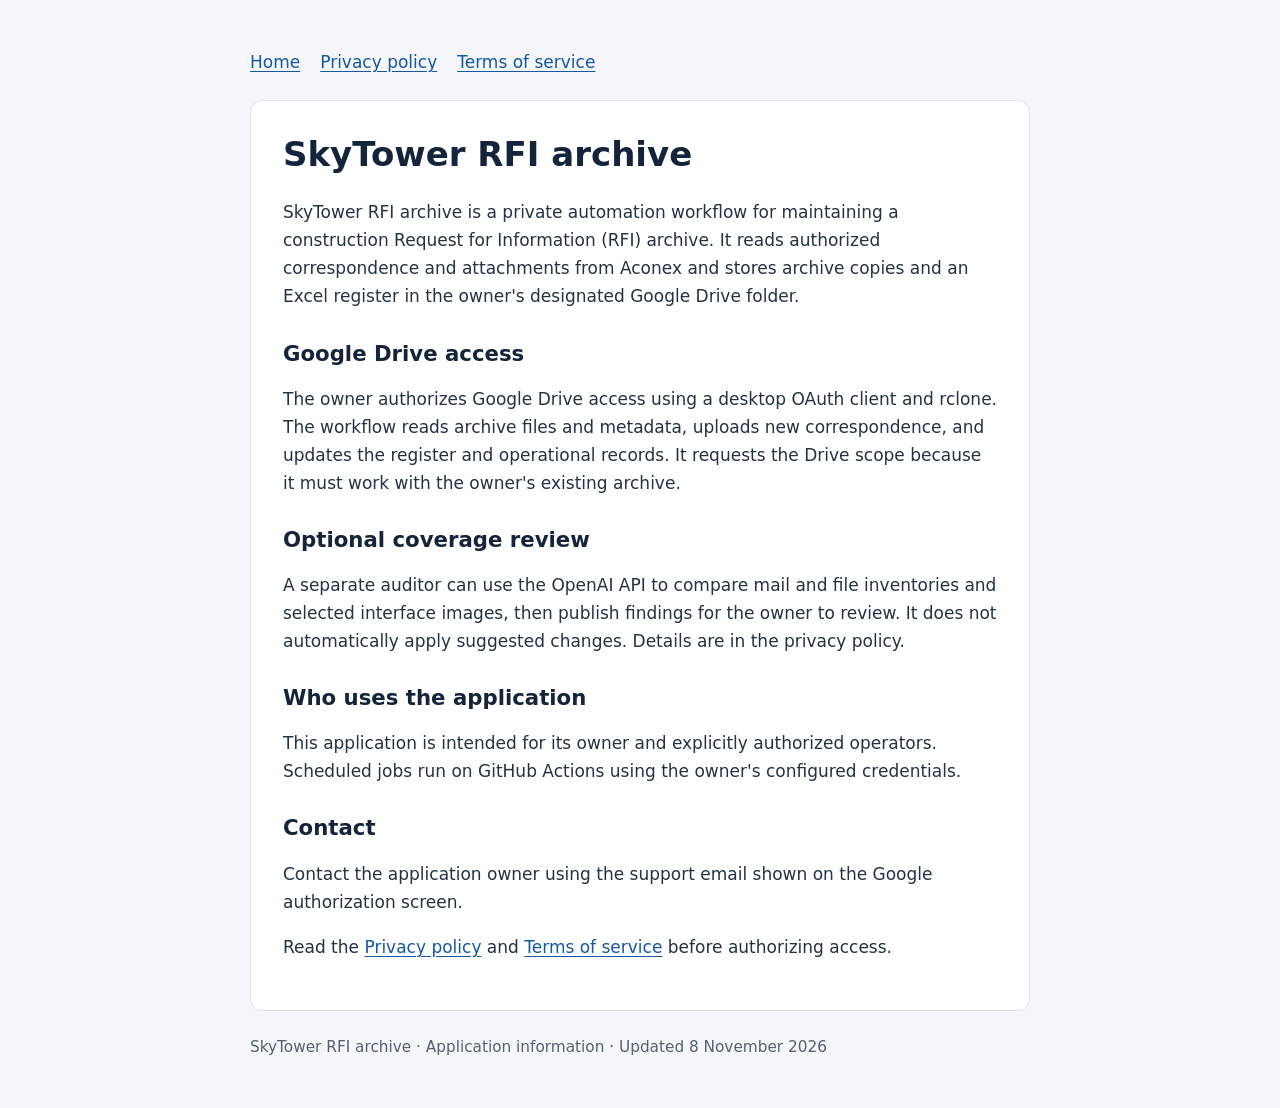
<file: index.html>
<!doctype html>
<html lang="en"><head><meta charset="utf-8"><meta name="viewport" content="width=device-width, initial-scale=1"><title>SkyTower RFI archive</title><link rel="stylesheet" href="style.css"></head>
<body><nav aria-label="Application information"><a href="index.html">Home</a><a href="privacy.html">Privacy policy</a><a href="terms.html">Terms of service</a></nav>
<main><h1>SkyTower RFI archive</h1>
<p>SkyTower RFI archive is a private automation workflow for maintaining a construction Request for Information (RFI) archive. It reads authorized correspondence and attachments from Aconex and stores archive copies and an Excel register in the owner's designated Google Drive folder.</p>
<h2>Google Drive access</h2>
<p>The owner authorizes Google Drive access using a desktop OAuth client and rclone. The workflow reads archive files and metadata, uploads new correspondence, and updates the register and operational records. It requests the Drive scope because it must work with the owner's existing archive.</p>
<h2>Optional coverage review</h2>
<p>A separate auditor can use the OpenAI API to compare mail and file inventories and selected interface images, then publish findings for the owner to review. It does not automatically apply suggested changes. Details are in the privacy policy.</p>
<h2>Who uses the application</h2>
<p>This application is intended for its owner and explicitly authorized operators. Scheduled jobs run on GitHub Actions using the owner's configured credentials.</p>
<h2>Contact</h2>
<p>Contact the application owner using the support email shown on the Google authorization screen.</p>
<p>Read the <a href="privacy.html">Privacy policy</a> and <a href="terms.html">Terms of service</a> before authorizing access.</p>
</main><footer>SkyTower RFI archive · Application information · Updated 8 November 2026</footer></body></html>
</file>
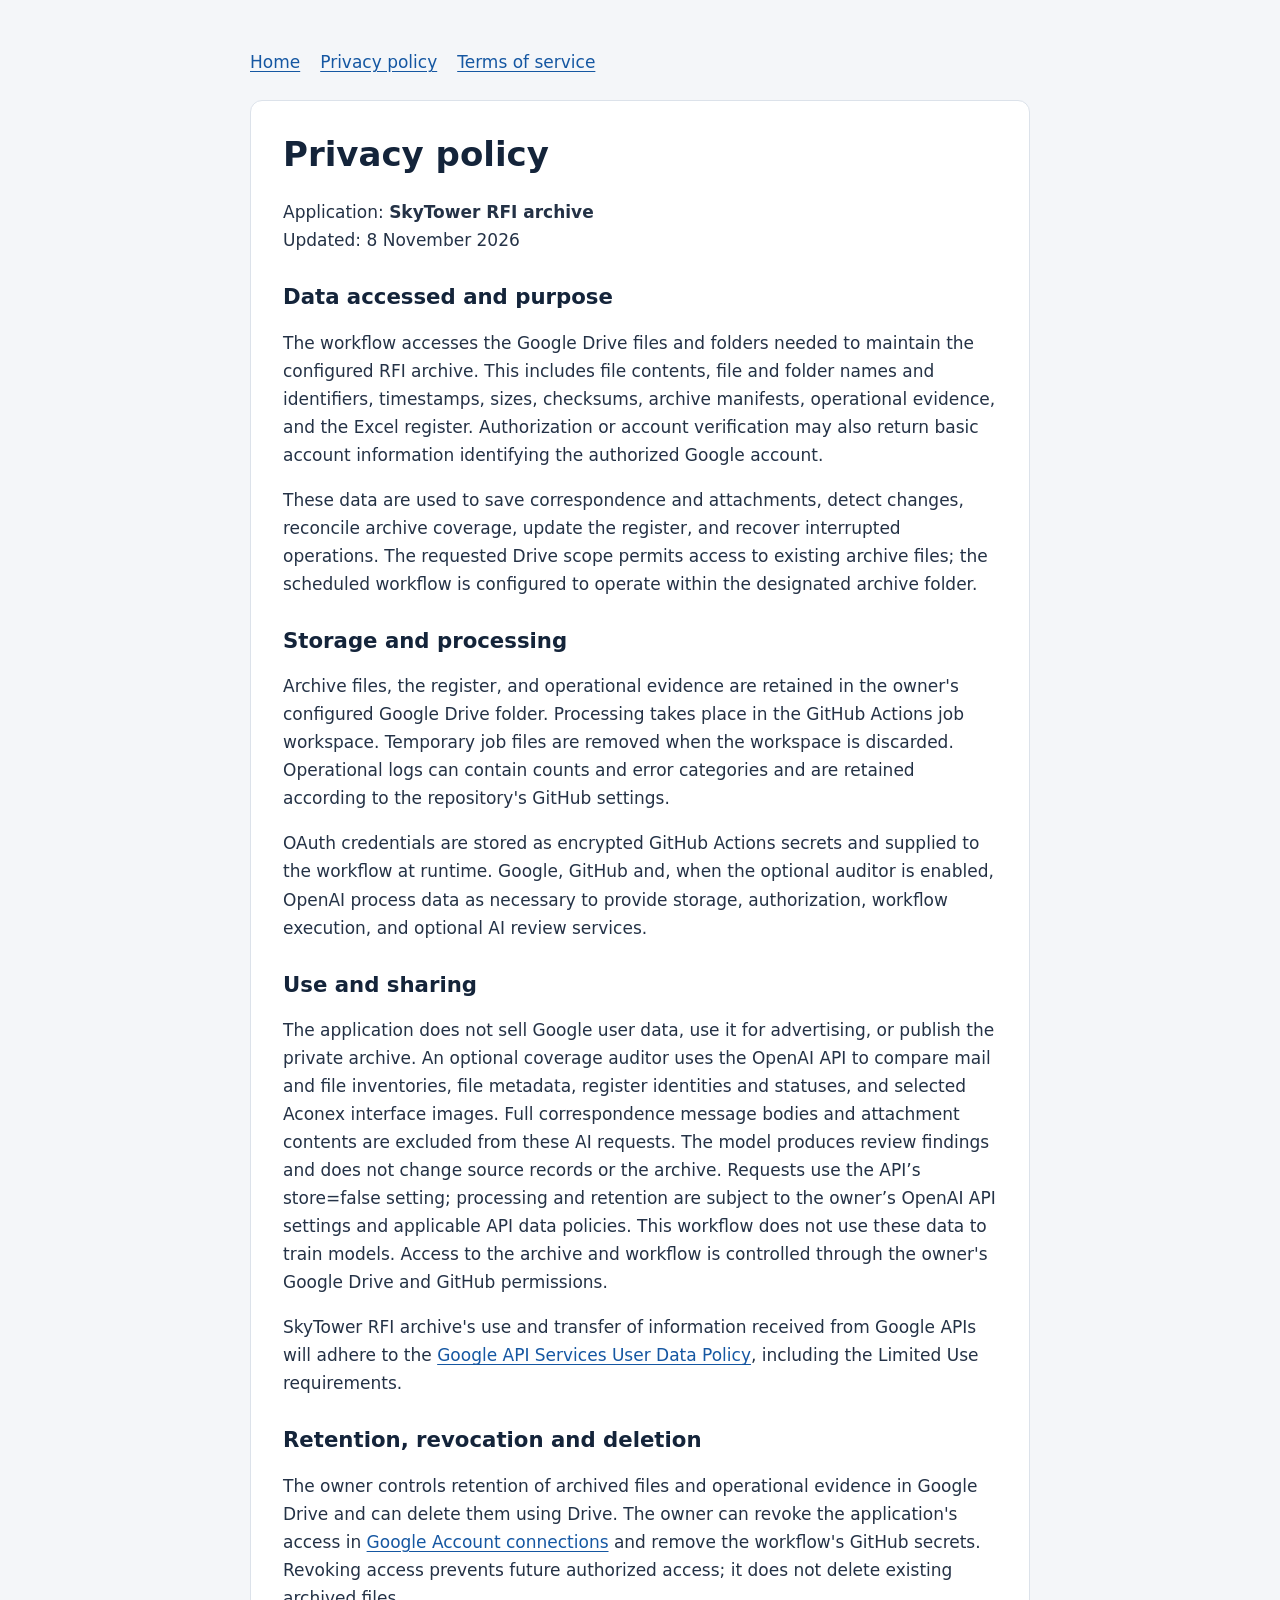
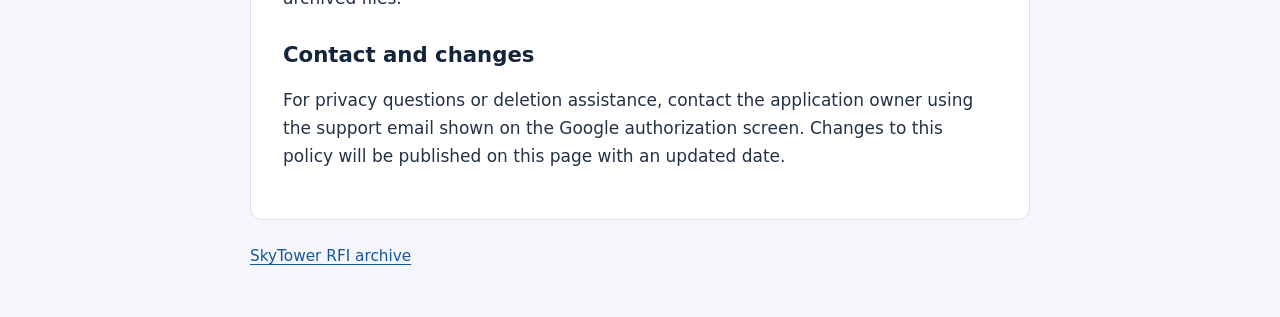
<file: privacy.html>
<!doctype html>
<html lang="en"><head><meta charset="utf-8"><meta name="viewport" content="width=device-width, initial-scale=1"><title>Privacy policy — SkyTower RFI archive</title><link rel="stylesheet" href="style.css"></head>
<body><nav aria-label="Application information"><a href="index.html">Home</a><a href="privacy.html">Privacy policy</a><a href="terms.html">Terms of service</a></nav>
<main><h1>Privacy policy</h1><p>Application: <strong>SkyTower RFI archive</strong><br>Updated: 8 November 2026</p>
<h2>Data accessed and purpose</h2>
<p>The workflow accesses the Google Drive files and folders needed to maintain the configured RFI archive. This includes file contents, file and folder names and identifiers, timestamps, sizes, checksums, archive manifests, operational evidence, and the Excel register. Authorization or account verification may also return basic account information identifying the authorized Google account.</p>
<p>These data are used to save correspondence and attachments, detect changes, reconcile archive coverage, update the register, and recover interrupted operations. The requested Drive scope permits access to existing archive files; the scheduled workflow is configured to operate within the designated archive folder.</p>
<h2>Storage and processing</h2>
<p>Archive files, the register, and operational evidence are retained in the owner's configured Google Drive folder. Processing takes place in the GitHub Actions job workspace. Temporary job files are removed when the workspace is discarded. Operational logs can contain counts and error categories and are retained according to the repository's GitHub settings.</p>
<p>OAuth credentials are stored as encrypted GitHub Actions secrets and supplied to the workflow at runtime. Google, GitHub and, when the optional auditor is enabled, OpenAI process data as necessary to provide storage, authorization, workflow execution, and optional AI review services.</p>
<h2>Use and sharing</h2>
<p>The application does not sell Google user data, use it for advertising, or publish the private archive. An optional coverage auditor uses the OpenAI API to compare mail and file inventories, file metadata, register identities and statuses, and selected Aconex interface images. Full correspondence message bodies and attachment contents are excluded from these AI requests. The model produces review findings and does not change source records or the archive. Requests use the API’s store=false setting; processing and retention are subject to the owner’s OpenAI API settings and applicable API data policies. This workflow does not use these data to train models. Access to the archive and workflow is controlled through the owner's Google Drive and GitHub permissions.</p>
<p>SkyTower RFI archive's use and transfer of information received from Google APIs will adhere to the <a href="https://developers.google.com/terms/api-services-user-data-policy">Google API Services User Data Policy</a>, including the Limited Use requirements.</p>
<h2>Retention, revocation and deletion</h2>
<p>The owner controls retention of archived files and operational evidence in Google Drive and can delete them using Drive. The owner can revoke the application's access in <a href="https://myaccount.google.com/connections">Google Account connections</a> and remove the workflow's GitHub secrets. Revoking access prevents future authorized access; it does not delete existing archived files.</p>
<h2>Contact and changes</h2>
<p>For privacy questions or deletion assistance, contact the application owner using the support email shown on the Google authorization screen. Changes to this policy will be published on this page with an updated date.</p>
</main><footer><a href="index.html">SkyTower RFI archive</a></footer></body></html>
</file>
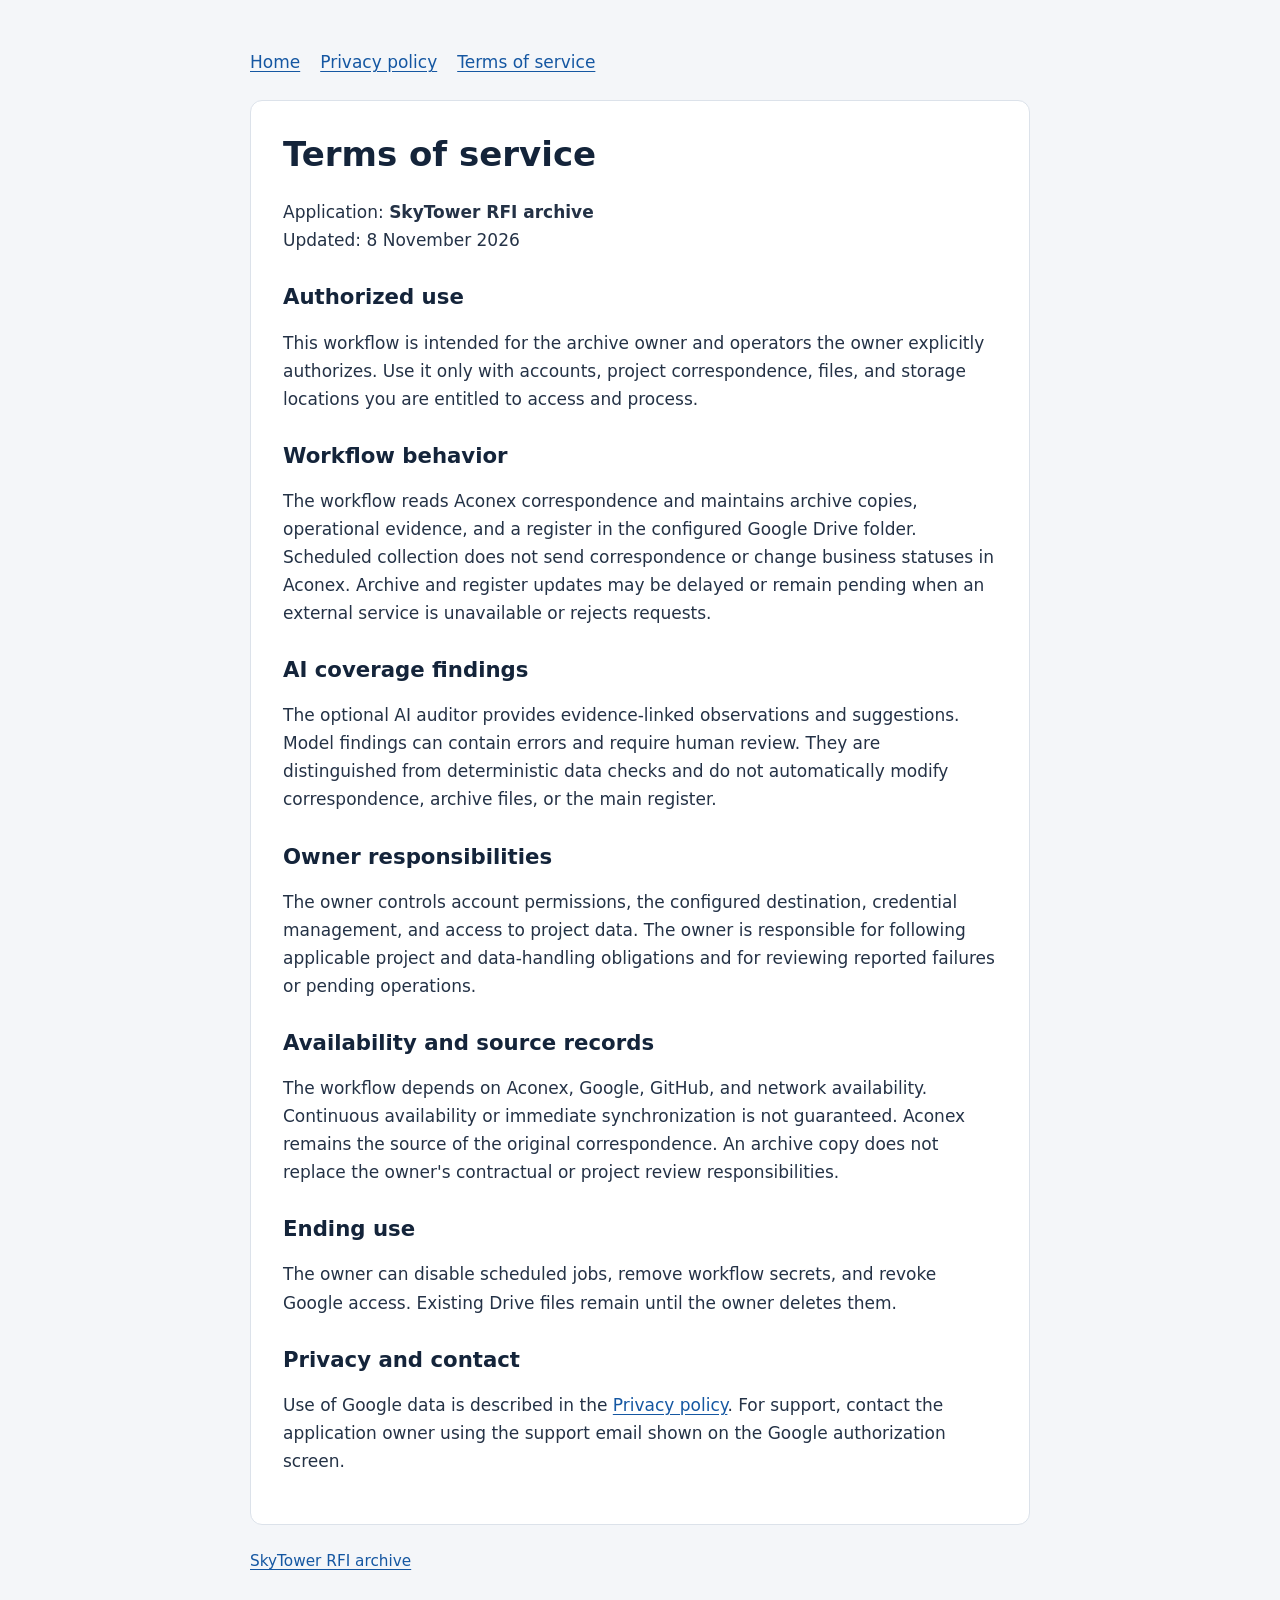
<file: terms.html>
<!doctype html>
<html lang="en"><head><meta charset="utf-8"><meta name="viewport" content="width=device-width, initial-scale=1"><title>Terms of service — SkyTower RFI archive</title><link rel="stylesheet" href="style.css"></head>
<body><nav aria-label="Application information"><a href="index.html">Home</a><a href="privacy.html">Privacy policy</a><a href="terms.html">Terms of service</a></nav>
<main><h1>Terms of service</h1><p>Application: <strong>SkyTower RFI archive</strong><br>Updated: 8 November 2026</p>
<h2>Authorized use</h2>
<p>This workflow is intended for the archive owner and operators the owner explicitly authorizes. Use it only with accounts, project correspondence, files, and storage locations you are entitled to access and process.</p>
<h2>Workflow behavior</h2>
<p>The workflow reads Aconex correspondence and maintains archive copies, operational evidence, and a register in the configured Google Drive folder. Scheduled collection does not send correspondence or change business statuses in Aconex. Archive and register updates may be delayed or remain pending when an external service is unavailable or rejects requests.</p>
<h2>AI coverage findings</h2>
<p>The optional AI auditor provides evidence-linked observations and suggestions. Model findings can contain errors and require human review. They are distinguished from deterministic data checks and do not automatically modify correspondence, archive files, or the main register.</p>
<h2>Owner responsibilities</h2>
<p>The owner controls account permissions, the configured destination, credential management, and access to project data. The owner is responsible for following applicable project and data-handling obligations and for reviewing reported failures or pending operations.</p>
<h2>Availability and source records</h2>
<p>The workflow depends on Aconex, Google, GitHub, and network availability. Continuous availability or immediate synchronization is not guaranteed. Aconex remains the source of the original correspondence. An archive copy does not replace the owner's contractual or project review responsibilities.</p>
<h2>Ending use</h2>
<p>The owner can disable scheduled jobs, remove workflow secrets, and revoke Google access. Existing Drive files remain until the owner deletes them.</p>
<h2>Privacy and contact</h2>
<p>Use of Google data is described in the <a href="privacy.html">Privacy policy</a>. For support, contact the application owner using the support email shown on the Google authorization screen.</p>
</main><footer><a href="index.html">SkyTower RFI archive</a></footer></body></html>
</file>
<file: style.css>
:root { color-scheme: light; font: 17px/1.65 system-ui, sans-serif; color: #243246; background: #f4f6f9; }
body { max-width: 780px; margin: 48px auto; padding: 0 22px; }
main { background: white; border: 1px solid #dce2ea; border-radius: 12px; padding: 32px; }
nav { display: flex; flex-wrap: wrap; gap: 20px; margin-bottom: 24px; }
a { color: #1557a2; text-underline-offset: 3px; }
h1, h2 { color: #14243a; line-height: 1.25; }
h1 { font-size: 2rem; margin-top: 0; }
h2 { font-size: 1.25rem; margin-top: 30px; }
footer { margin-top: 24px; font-size: .9rem; color: #536174; }
@media (max-width: 600px) { body { margin: 20px auto; padding: 0 12px; } main { padding: 22px; } }
</file>
